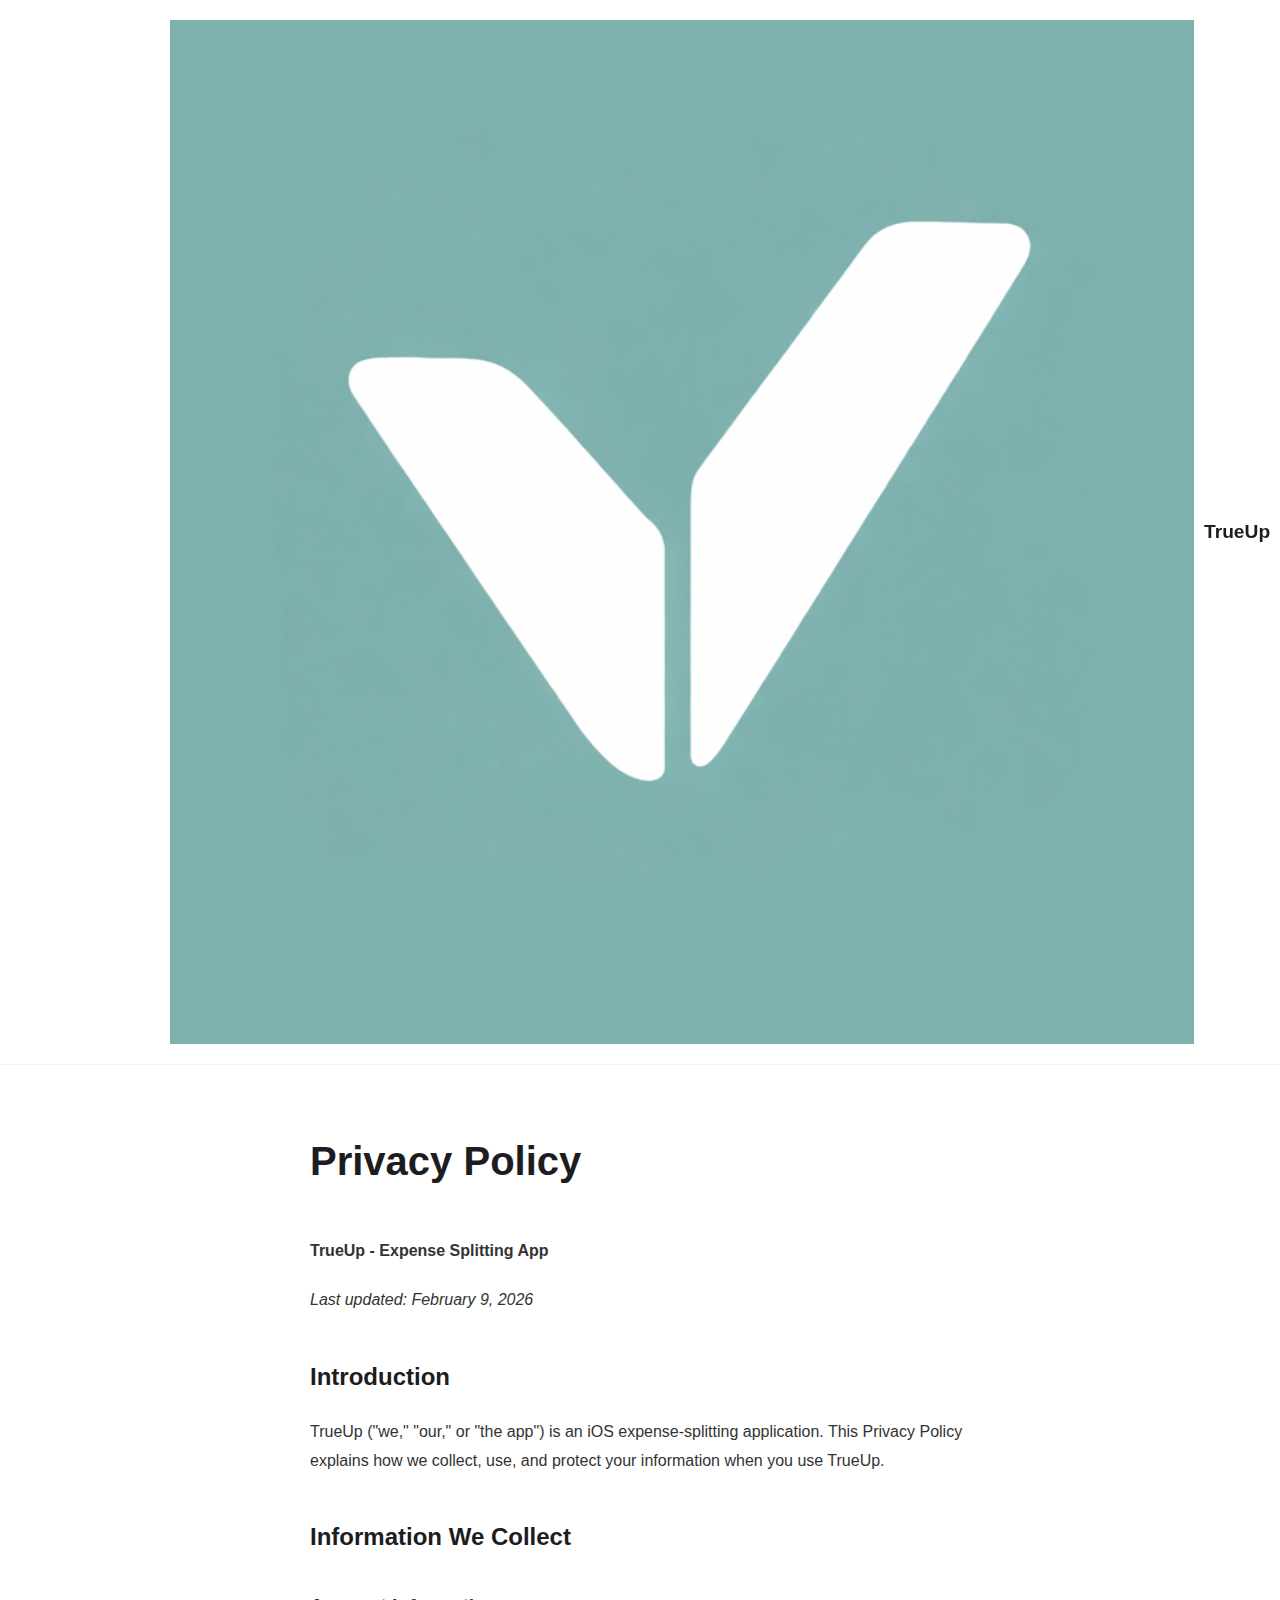
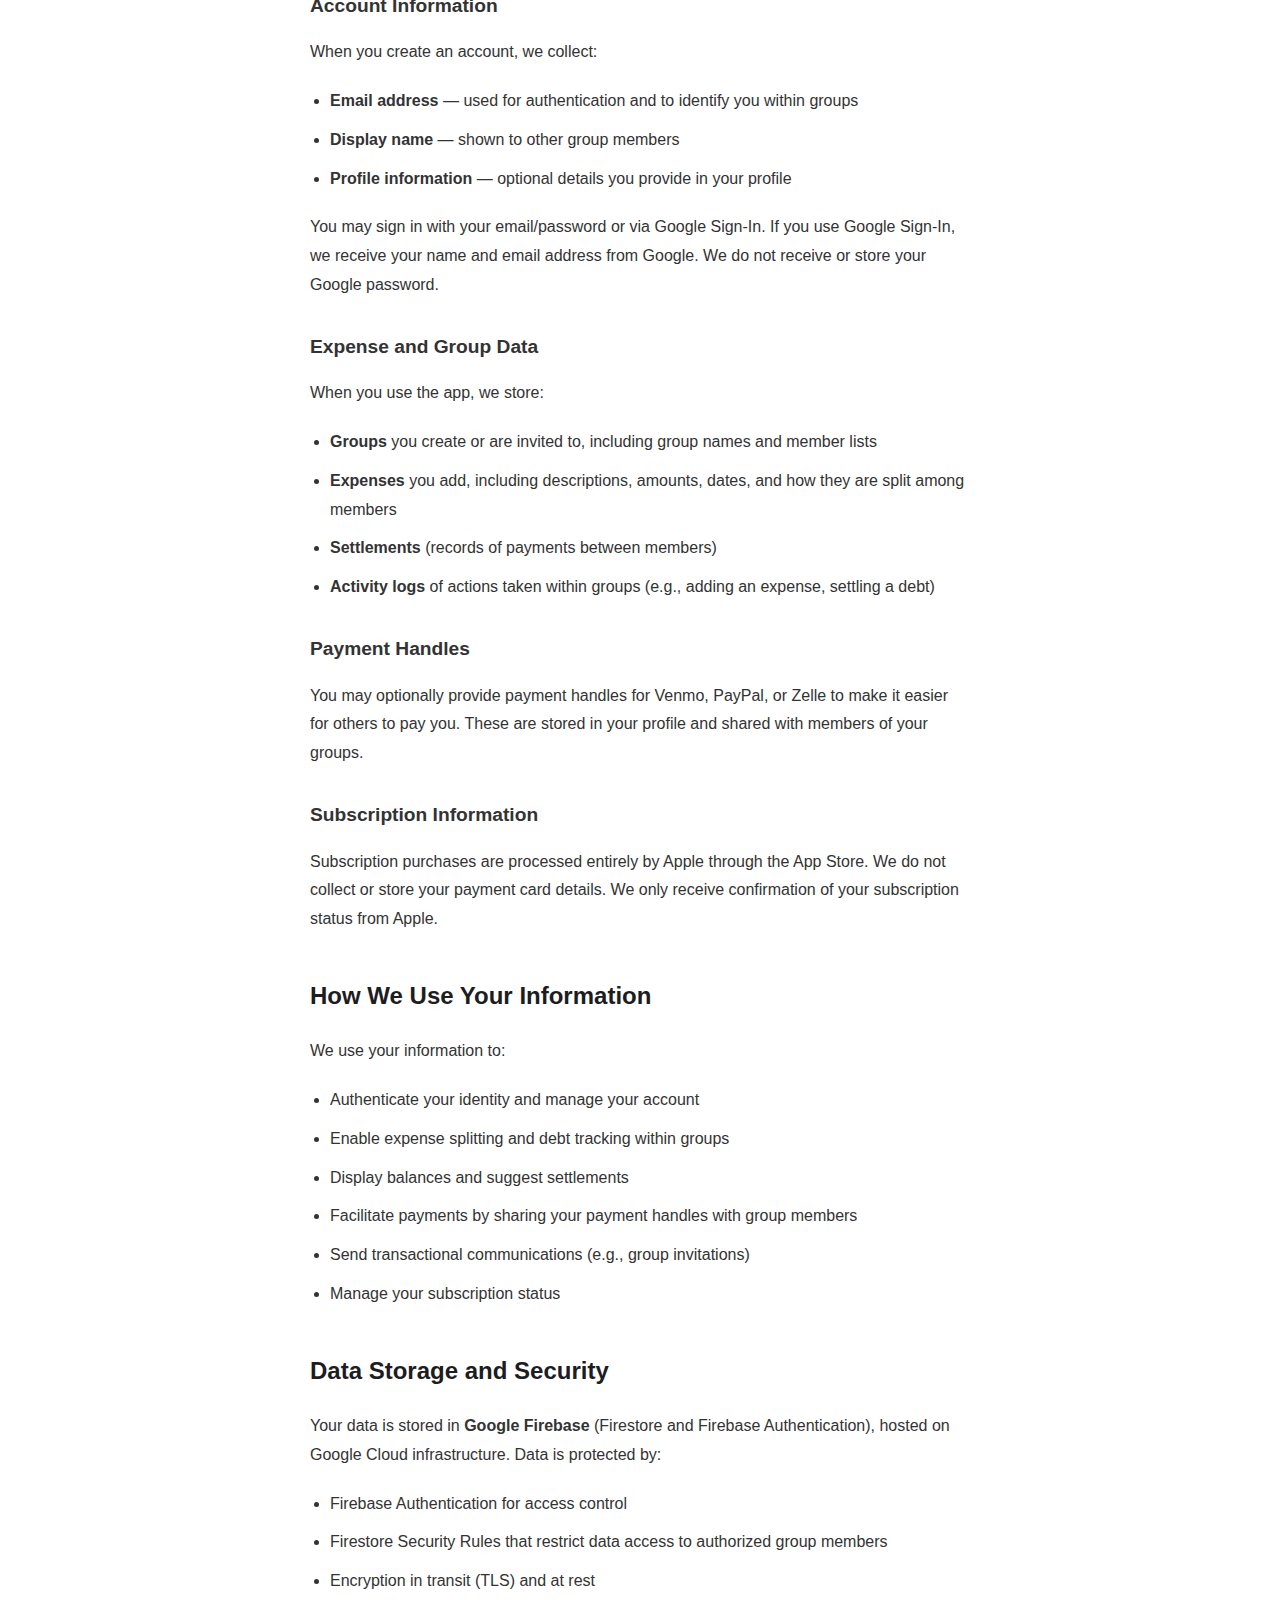
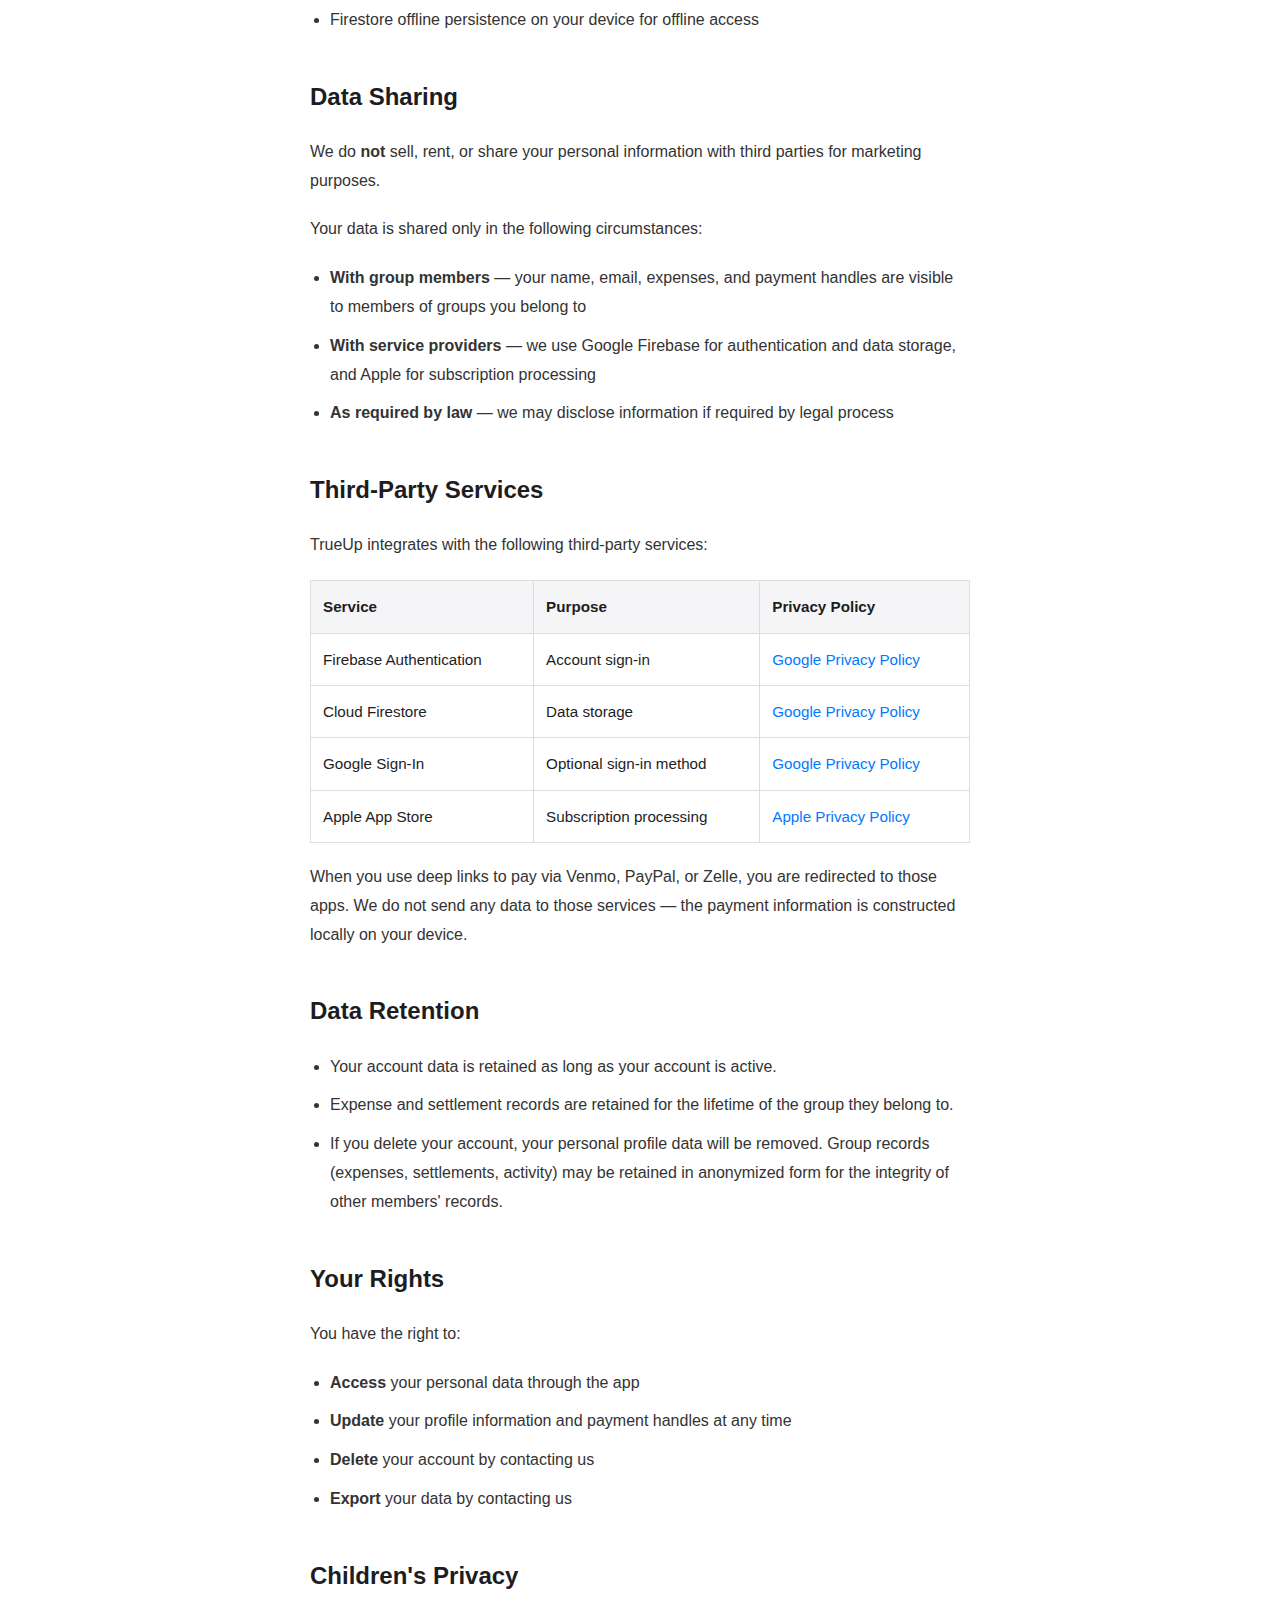
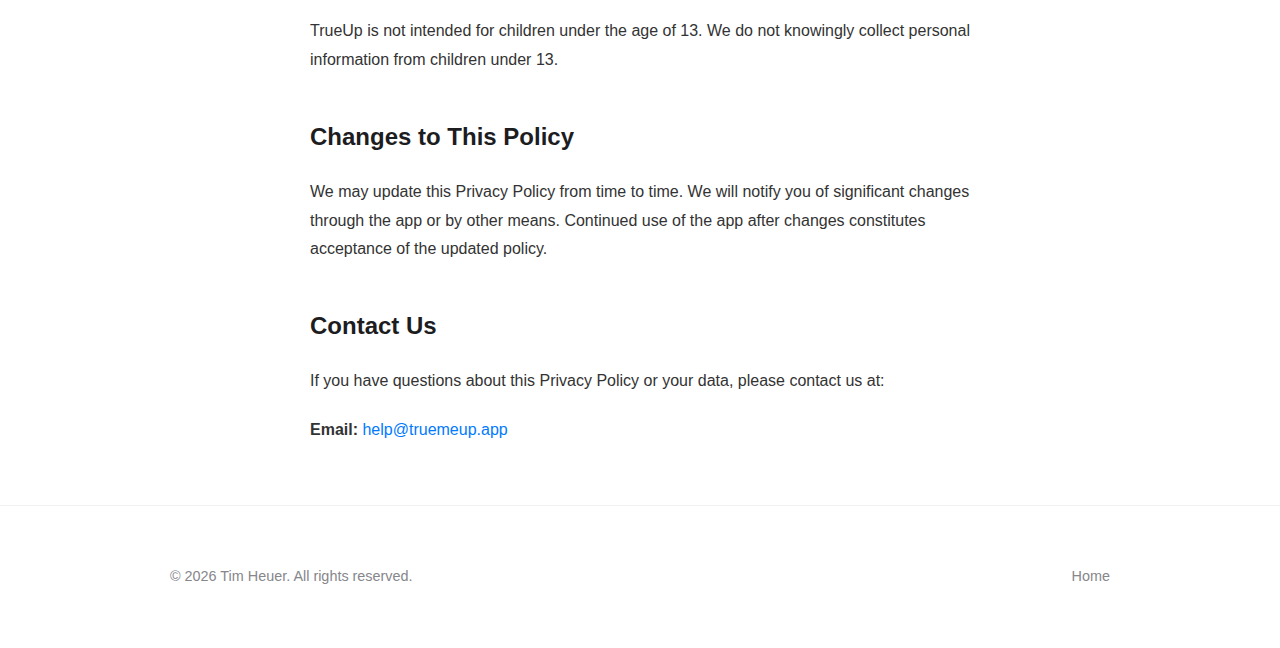
<file: privacy/index.html>
<!DOCTYPE html>
<html lang="en">

<head>
    <meta charset="UTF-8">
    <meta name="viewport" content="width=device-width, initial-scale=1.0">
    <title>Privacy Policy - TrueUp</title>
    <link rel="stylesheet" href="../styles.css">

    <!-- Fonts & Icons -->
    <link rel="preconnect" href="https://fonts.googleapis.com">
    <link rel="preconnect" href="https://fonts.gstatic.com" crossorigin>
    <link href="https://fonts.googleapis.com/css2?family=Inter:wght@400;500;600;700&display=swap" rel="stylesheet">
    <link rel="stylesheet" href="https://cdnjs.cloudflare.com/ajax/libs/font-awesome/6.4.0/css/all.min.css">

    <!-- Favicon -->
    <link rel="icon" type="image/svg+xml"
        href="data:image/svg+xml,%3Csvg xmlns='http://www.w3.org/2000/svg' viewBox='0 0 512 512'%3E%3Cpath fill='%23007AFF' d='M256 512A256 256 0 1 0 256 0a256 256 0 1 0 0 512zM369 209L241 337c-9.4 9.4-24.6 9.4-33.9 0l-64-64c-9.4-9.4-9.4-24.6 0-33.9s24.6-9.4 33.9 0l47 47L335 175c9.4-9.4 24.6-9.4 33.9 0s9.4 24.6 0 33.9z'/%3E%3C/svg%3E">
    <style>
        .privacy-content {
            max-width: 700px;
            margin: 60px auto;
            line-height: 1.8;
            padding: 0 20px;
        }

        .privacy-content h1 {
            margin-bottom: 40px;
            font-size: 2.5rem;
        }

        .privacy-content h2 {
            margin-top: 40px;
            margin-bottom: 20px;
            font-size: 1.5rem;
        }

        .privacy-content h3 {
            margin-top: 30px;
            margin-bottom: 15px;
            font-size: 1.2rem;
            color: #333;
        }

        .privacy-content p {
            margin-bottom: 20px;
            color: #333;
        }

        .privacy-content ul {
            margin-bottom: 20px;
            padding-left: 20px;
        }

        .privacy-content li {
            margin-bottom: 10px;
            color: #333;
        }

        .privacy-content table {
            width: 100%;
            border-collapse: collapse;
            margin: 20px 0;
            font-size: 0.95rem;
        }

        .privacy-content th,
        .privacy-content td {
            border: 1px solid #ddd;
            padding: 12px;
            text-align: left;
        }

        .privacy-content th {
            background-color: #f5f5f7;
            font-weight: 600;
        }
    </style>
</head>

<body>

    <header>
        <div class="container nav-content">
            <a href="../index.html" class="logo">
                <img src="../logo.png" alt="TrueUp Logo">
                <span>TrueUp</span>
            </a>
            <nav class="nav-links">
                <a href="../index.html">Home</a>
                <a href="../index.html#download" class="download-link">Download</a>
            </nav>
        </div>
    </header>

    <main>
        <article class="privacy-content">
            <h1>Privacy Policy</h1>
            <p><strong>TrueUp - Expense Splitting App</strong></p>
            <p><em>Last updated: February 9, 2026</em></p>

            <h2>Introduction</h2>
            <p>TrueUp ("we," "our," or "the app") is an iOS expense-splitting application. This Privacy Policy explains
                how we collect, use, and protect your information when you use TrueUp.</p>

            <h2>Information We Collect</h2>

            <h3>Account Information</h3>
            <p>When you create an account, we collect:</p>
            <ul>
                <li><strong>Email address</strong> — used for authentication and to identify you within groups</li>
                <li><strong>Display name</strong> — shown to other group members</li>
                <li><strong>Profile information</strong> — optional details you provide in your profile</li>
            </ul>
            <p>You may sign in with your email/password or via Google Sign-In. If you use Google Sign-In, we receive
                your name and email address from Google. We do not receive or store your Google password.</p>

            <h3>Expense and Group Data</h3>
            <p>When you use the app, we store:</p>
            <ul>
                <li><strong>Groups</strong> you create or are invited to, including group names and member lists</li>
                <li><strong>Expenses</strong> you add, including descriptions, amounts, dates, and how they are split
                    among members</li>
                <li><strong>Settlements</strong> (records of payments between members)</li>
                <li><strong>Activity logs</strong> of actions taken within groups (e.g., adding an expense, settling a
                    debt)</li>
            </ul>

            <h3>Payment Handles</h3>
            <p>You may optionally provide payment handles for Venmo, PayPal, or Zelle to make it easier for others to
                pay you. These are stored in your profile and shared with members of your groups.</p>

            <h3>Subscription Information</h3>
            <p>Subscription purchases are processed entirely by Apple through the App Store. We do not collect or store
                your payment card details. We only receive confirmation of your subscription status from Apple.</p>

            <h2>How We Use Your Information</h2>
            <p>We use your information to:</p>
            <ul>
                <li>Authenticate your identity and manage your account</li>
                <li>Enable expense splitting and debt tracking within groups</li>
                <li>Display balances and suggest settlements</li>
                <li>Facilitate payments by sharing your payment handles with group members</li>
                <li>Send transactional communications (e.g., group invitations)</li>
                <li>Manage your subscription status</li>
            </ul>

            <h2>Data Storage and Security</h2>
            <p>Your data is stored in <strong>Google Firebase</strong> (Firestore and Firebase Authentication), hosted
                on Google Cloud infrastructure. Data is protected by:</p>
            <ul>
                <li>Firebase Authentication for access control</li>
                <li>Firestore Security Rules that restrict data access to authorized group members</li>
                <li>Encryption in transit (TLS) and at rest</li>
                <li>Firestore offline persistence on your device for offline access</li>
            </ul>

            <h2>Data Sharing</h2>
            <p>We do <strong>not</strong> sell, rent, or share your personal information with third parties for
                marketing purposes.</p>
            <p>Your data is shared only in the following circumstances:</p>
            <ul>
                <li><strong>With group members</strong> — your name, email, expenses, and payment handles are visible to
                    members of groups you belong to</li>
                <li><strong>With service providers</strong> — we use Google Firebase for authentication and data
                    storage, and Apple for subscription processing</li>
                <li><strong>As required by law</strong> — we may disclose information if required by legal process</li>
            </ul>

            <h2>Third-Party Services</h2>
            <p>TrueUp integrates with the following third-party services:</p>
            <table>
                <thead>
                    <tr>
                        <th>Service</th>
                        <th>Purpose</th>
                        <th>Privacy Policy</th>
                    </tr>
                </thead>
                <tbody>
                    <tr>
                        <td>Firebase Authentication</td>
                        <td>Account sign-in</td>
                        <td><a href="https://policies.google.com/privacy">Google Privacy Policy</a></td>
                    </tr>
                    <tr>
                        <td>Cloud Firestore</td>
                        <td>Data storage</td>
                        <td><a href="https://policies.google.com/privacy">Google Privacy Policy</a></td>
                    </tr>
                    <tr>
                        <td>Google Sign-In</td>
                        <td>Optional sign-in method</td>
                        <td><a href="https://policies.google.com/privacy">Google Privacy Policy</a></td>
                    </tr>
                    <tr>
                        <td>Apple App Store</td>
                        <td>Subscription processing</td>
                        <td><a href="https://www.apple.com/privacy/">Apple Privacy Policy</a></td>
                    </tr>
                </tbody>
            </table>
            <p>When you use deep links to pay via Venmo, PayPal, or Zelle, you are redirected to those apps. We do not
                send any data to those services — the payment information is constructed locally on your device.</p>

            <h2>Data Retention</h2>
            <ul>
                <li>Your account data is retained as long as your account is active.</li>
                <li>Expense and settlement records are retained for the lifetime of the group they belong to.</li>
                <li>If you delete your account, your personal profile data will be removed. Group records (expenses,
                    settlements, activity) may be retained in anonymized form for the integrity of other members'
                    records.</li>
            </ul>

            <h2>Your Rights</h2>
            <p>You have the right to:</p>
            <ul>
                <li><strong>Access</strong> your personal data through the app</li>
                <li><strong>Update</strong> your profile information and payment handles at any time</li>
                <li><strong>Delete</strong> your account by contacting us</li>
                <li><strong>Export</strong> your data by contacting us</li>
            </ul>

            <h2>Children's Privacy</h2>
            <p>TrueUp is not intended for children under the age of 13. We do not knowingly collect personal information
                from children under 13.</p>

            <h2>Changes to This Policy</h2>
            <p>We may update this Privacy Policy from time to time. We will notify you of significant changes through
                the app or by other means. Continued use of the app after changes constitutes acceptance of the updated
                policy.</p>

            <h2>Contact Us</h2>
            <p>If you have questions about this Privacy Policy or your data, please contact us at:</p>
            <p><strong>Email:</strong> <a href="mailto:help@truemeup.app">help@truemeup.app</a></p>
        </article>
    </main>

    <footer>
        <div class="container footer-content">
            <div class="copyright">
                &copy; 2026 Tim Heuer. All rights reserved.
            </div>
            <div class="footer-links">
                <a href="../index.html">Home</a>
            </div>
        </div>
    </footer>

</body>

</html>
</file>
<file: styles.css>
:root {
    --primary-color: #007AFF;
    /* iOS Blue-ish */
    --text-color: #1d1d1f;
    --secondary-text: #86868b;
    --background-color: #ffffff;
    --section-bg: #f5f5f7;
    --max-width: 980px;
    --font-family: -apple-system, BlinkMacSystemFont, "Segoe UI", Roboto, Helvetica, Arial, sans-serif, "Apple Color Emoji", "Segoe UI Emoji", "Segoe UI Symbol";
}

* {
    box-sizing: border-box;
    margin: 0;
    padding: 0;
}

body {
    font-family: var(--font-family);
    color: var(--text-color);
    background-color: var(--background-color);
    line-height: 1.5;
    -webkit-font-smoothing: antialiased;
}

a {
    text-decoration: none;
    color: var(--primary-color);
}

a:hover {
    text-decoration: underline;
}

.container {
    max-width: var(--max-width);
    margin: 0 auto;
    padding: 0 20px;
}

/* Header */
header {
    background: rgba(255, 255, 255, 0.8);
    backdrop-filter: blur(20px);
    position: sticky;
    top: 0;
    z-index: 100;
    padding: 20px 0;
    border-bottom: 1px solid rgba(0, 0, 0, 0.05);
    /* Subtle border */
}

.nav-content {
    display: flex;
    justify-content: space-between;
    align-items: center;
}

.logo {
    font-weight: 700;
    font-size: 1.2rem;
    color: var(--text-color);
    display: flex;
    align-items: center;
    gap: 10px;
}

.nav-links a {
    margin-left: 20px;
    font-size: 0.9rem;
    color: var(--secondary-text);
    transition: color 0.2s;
}

.nav-links a:hover {
    color: var(--text-color);
    text-decoration: none;
}

/* Hero Section */
.hero {
    text-align: center;
    padding: 100px 20px 60px;
}

.hero h1 {
    font-size: 3.5rem;
    line-height: 1.1;
    letter-spacing: -0.02em;
    margin-bottom: 20px;
}

.hero p.subtitle {
    font-size: 1.5rem;
    color: var(--secondary-text);
    max-width: 600px;
    margin: 0 auto 40px;
    font-weight: 400;
}

.app-screenshot {
    margin-top: 60px;
    border-radius: 20px;
    box-shadow: 0 20px 40px rgba(0, 0, 0, 0.1);
    max-width: 100%;
    width: 300px;
    /* Mobile proportion */
    height: auto;
}

/* Features */
.features {
    padding: 80px 0;
}

.section-title {
    text-align: center;
    margin-bottom: 60px;
}

.section-title h2 {
    font-size: 2.5rem;
    letter-spacing: -0.015em;
    margin-bottom: 10px;
}

.section-title p {
    font-size: 1.2rem;
    color: var(--secondary-text);
}

.feature-grid {
    display: grid;
    grid-template-columns: repeat(auto-fit, minmax(300px, 1fr));
    gap: 40px;
    padding: 20px;
}

.feature-item {
    background: var(--section-bg);
    padding: 40px;
    border-radius: 24px;
    text-align: center;
    transition: transform 0.3s ease;
}

.feature-item:hover {
    transform: translateY(-5px);
}

.feature-item h3 {
    margin: 20px 0 10px;
    font-size: 1.5rem;
}

.feature-item p {
    color: var(--secondary-text);
}

.feature-icon {
    font-size: 40px;
    margin-bottom: 15px;
}

/* Download / CTA */
.cta-buttons {
    display: flex;
    justify-content: center;
    gap: 15px;
    margin-top: 30px;
}

.btn {
    display: inline-block;
    padding: 12px 24px;
    background-color: var(--text-color);
    color: white;
    border-radius: 30px;
    font-weight: 500;
    transition: opacity 0.2s;
    text-decoration: none;
}

.btn:hover {
    opacity: 0.8;
    text-decoration: none;
}

.btn-secondary {
    background-color: transparent;
    color: var(--primary-color);
    border: 1px solid var(--primary-color);
}

/* Footer */
footer {
    border-top: 1px solid rgba(0, 0, 0, 0.05);
    padding: 60px 0;
    margin-top: 60px;
    color: var(--secondary-text);
    font-size: 0.9rem;
}

.footer-content {
    display: flex;
    justify-content: space-between;
    align-items: center;
    flex-wrap: wrap;
    gap: 20px;
}

.footer-links a {
    color: var(--secondary-text);
    margin-left: 20px;
}

.footer-links a:hover {
    color: var(--text-color);
}

/* Responsive */
@media (max-width: 768px) {
    .hero h1 {
        font-size: 2.5rem;
    }

    .hero p.subtitle {
        font-size: 1.2rem;
    }

    .footer-content {
        flex-direction: column;
        text-align: center;
    }

    .footer-links a {
        margin: 0 10px;
    }
}
</file>
